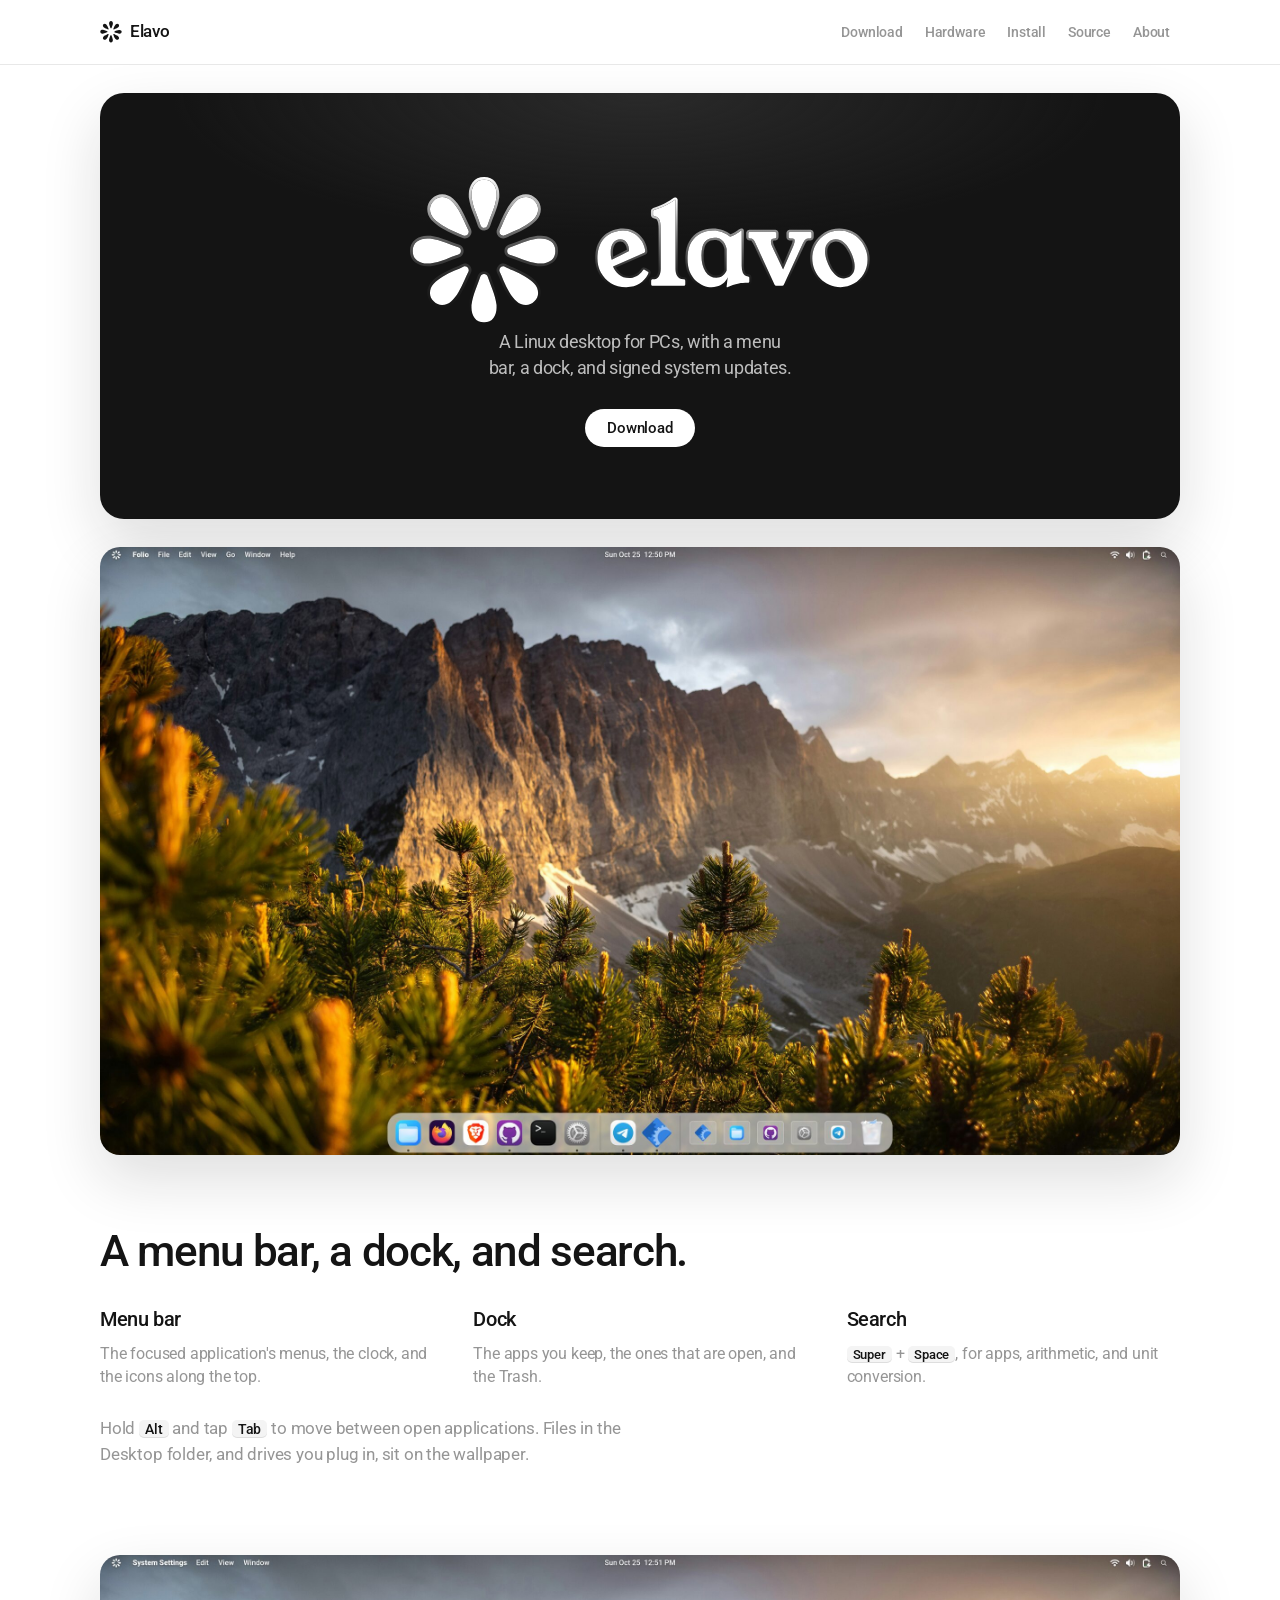
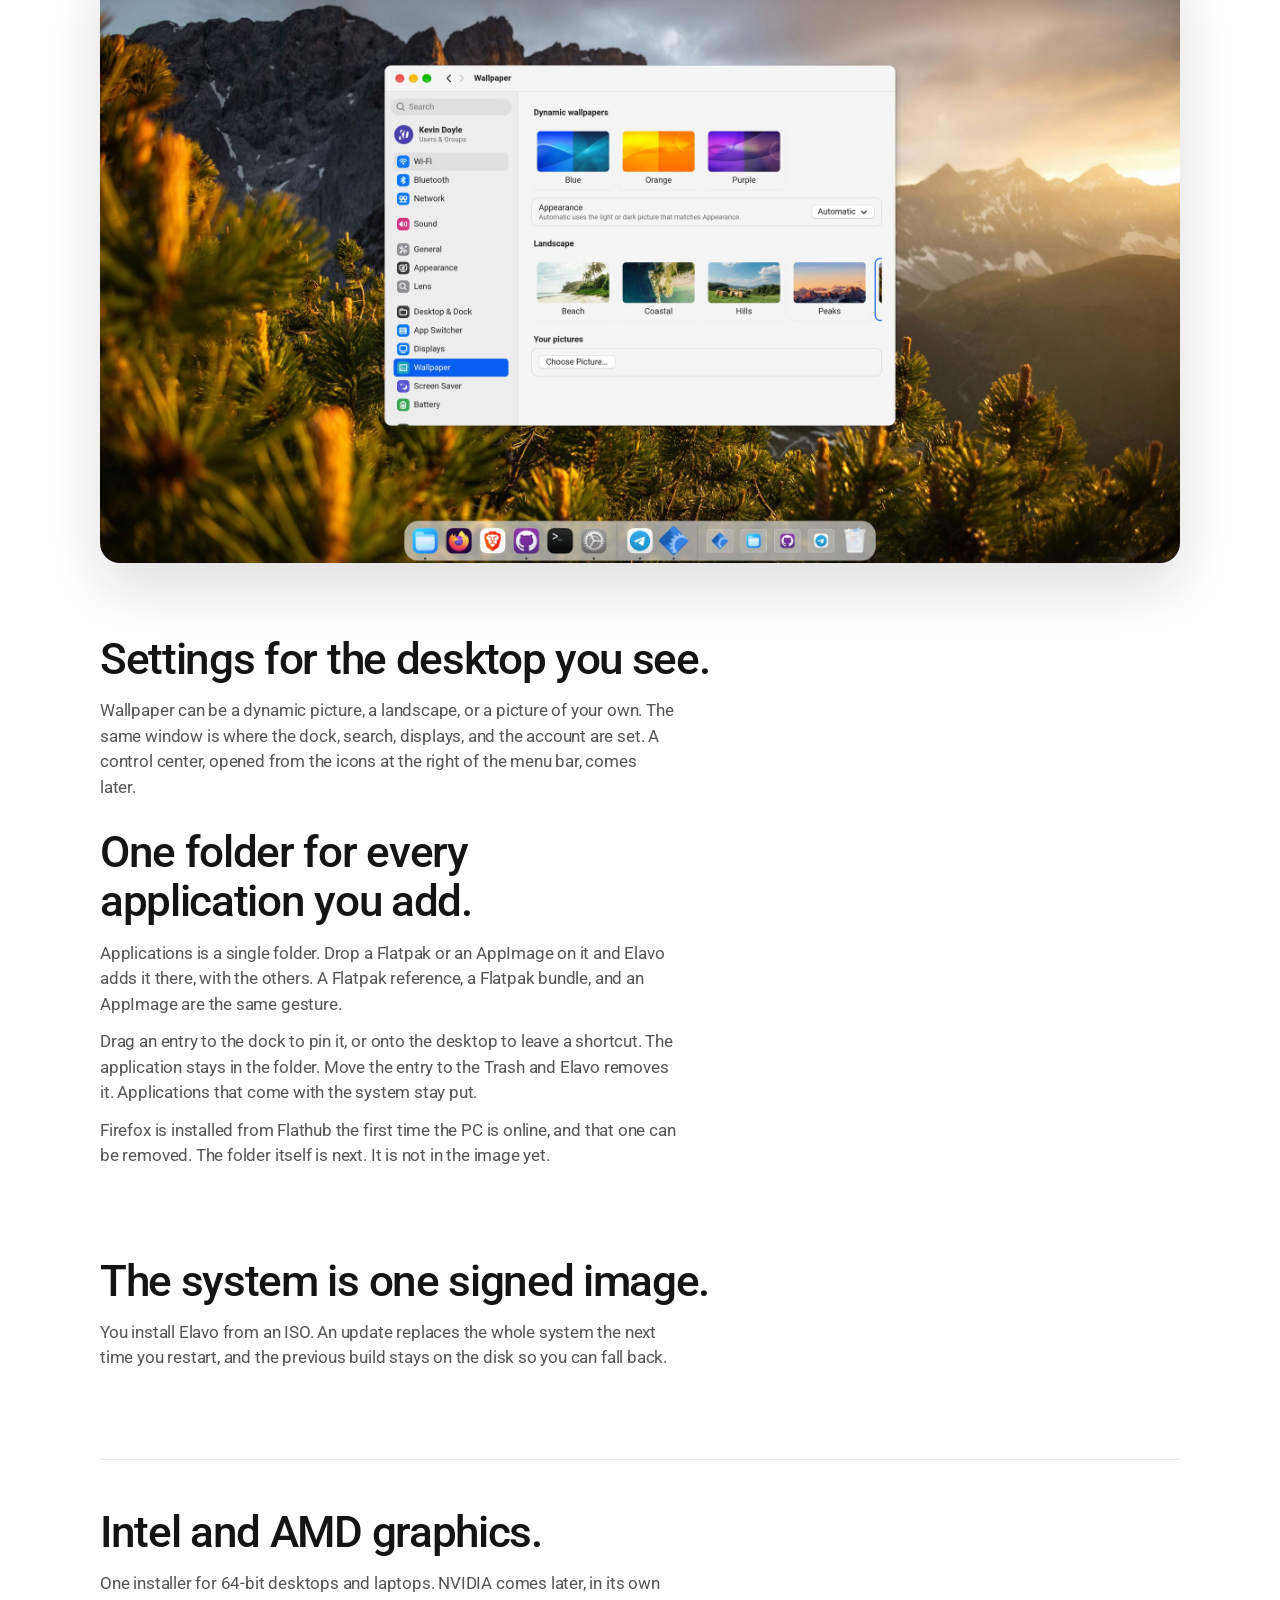
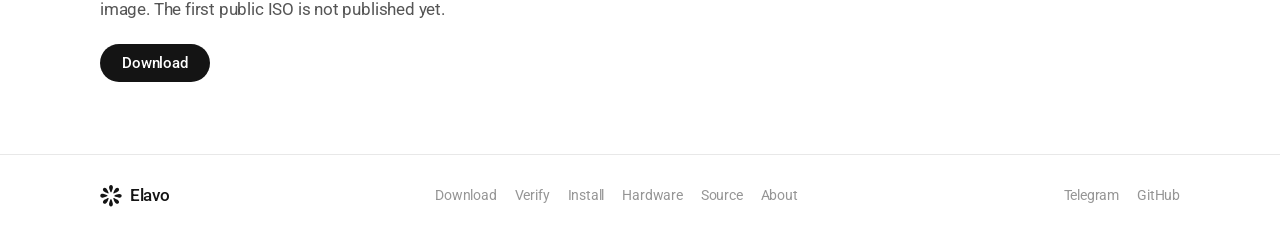
<file: index.html>
<!DOCTYPE html>
<html lang="en">
<head>
  <meta charset="utf-8">
  <meta name="viewport" content="width=device-width, initial-scale=1">
  <title>Elavo</title>
  <meta name="description" content="Elavo is a Linux desktop for PCs, with a menu bar, a dock, and signed system updates.">
  <link rel="icon" href="/assets/sun.svg" type="image/svg+xml">
  <link rel="stylesheet" href="/assets/site.css">
</head>
<body class="home">
  <a class="skip" href="#main">Skip to content</a>
  <header class="site-header">
    <div class="wrap bar">
      <a class="brand" href="/" aria-label="Elavo home">
        <img class="brand-mark" src="/assets/sun.svg" alt="">
        <span class="brand-name">Elavo</span>
      </a>
      <nav class="site-nav" aria-label="Site">
        <a href="/download/">Download</a>
        <a href="/hardware/">Hardware</a>
        <a href="/install/">Install</a>
        <a href="/source/">Source</a>
        <a href="/about/">About</a>
      </nav>
    </div>
  </header>

  <main id="main">
    <section class="hero">
      <h1 class="hero-logo"><img src="/logo.svg" alt="Elavo"></h1>
      <p class="hero-tagline">A Linux desktop for PCs, with a menu bar, a dock, and signed system updates.</p>
      <a class="button button-on-dark" href="/download/">Download</a>
    </section>

    <figure class="shot">
      <img src="/assets/shots/desktop.jpg" alt="The Elavo desktop, with a menu bar, a dock, and a landscape wallpaper.">
    </figure>

    <section class="chapter">
      <h2>A menu bar, a dock, and search.</h2>
    </section>

    <section class="points">
      <article>
        <h3>Menu bar</h3>
        <p>The focused application's menus, the clock, and the icons along the top.</p>
      </article>
      <article>
        <h3>Dock</h3>
        <p>The apps you keep, the ones that are open, and the Trash.</p>
      </article>
      <article>
        <h3>Search</h3>
        <p><kbd>Super</kbd> + <kbd>Space</kbd>, for apps, arithmetic, and unit conversion.</p>
      </article>
    </section>

    <p class="aside">Hold <kbd>Alt</kbd> and tap <kbd>Tab</kbd> to move between open applications. Files in the Desktop folder, and drives you plug in, sit on the wallpaper.</p>

    <figure class="shot">
      <img src="/assets/shots/wallpaper.jpg" alt="System Settings open to Wallpaper, with dynamic pictures and landscapes.">
    </figure>

    <section class="chapter">
      <h2>Settings for the desktop you see.</h2>
      <p>Wallpaper can be a dynamic picture, a landscape, or a picture of your own. The same window is where the dock, search, displays, and the account are set. A control center, opened from the icons at the right of the menu bar, comes later.</p>
    </section>

    <section class="chapter chapter-next">
      <h2>One folder for every application you add.</h2>
      <p>Applications is a single folder. Drop a Flatpak or an AppImage on it and Elavo adds it there, with the others. A Flatpak reference, a Flatpak bundle, and an AppImage are the same gesture.</p>
      <p>Drag an entry to the dock to pin it, or onto the desktop to leave a shortcut. The application stays in the folder. Move the entry to the Trash and Elavo removes it. Applications that come with the system stay put.</p>
      <p>Firefox is installed from Flathub the first time the PC is online, and that one can be removed. The folder itself is next. It is not in the image yet.</p>
    </section>

    <section class="chapter chapter-next">
      <h2>The system is one signed image.</h2>
      <p>You install Elavo from an ISO. An update replaces the whole system the next time you restart, and the previous build stays on the disk so you can fall back.</p>
    </section>

    <section class="close">
      <h2>Intel and AMD graphics.</h2>
      <p>One installer for 64-bit desktops and laptops. NVIDIA comes later, in its own image. The first public ISO is not published yet.</p>
      <a class="button" href="/download/">Download</a>
    </section>
  </main>

  <footer class="site-footer">
    <div class="wrap footer-inner">
      <a class="brand" href="/">
        <img class="brand-mark" src="/assets/sun.svg" alt="">
        <span class="brand-name">Elavo</span>
      </a>
      <nav class="footer-nav" aria-label="Footer">
        <a href="/download/">Download</a>
        <a href="/verify/">Verify</a>
        <a href="/install/">Install</a>
        <a href="/hardware/">Hardware</a>
        <a href="/source/">Source</a>
        <a href="/about/">About</a>
      </nav>
      <nav class="footer-else" aria-label="Elsewhere">
        <a href="https://t.me/elavoNews">Telegram</a>
        <a href="https://github.com/elavo-io">GitHub</a>
      </nav>
    </div>
  </footer>
</body>
</html>
</file>
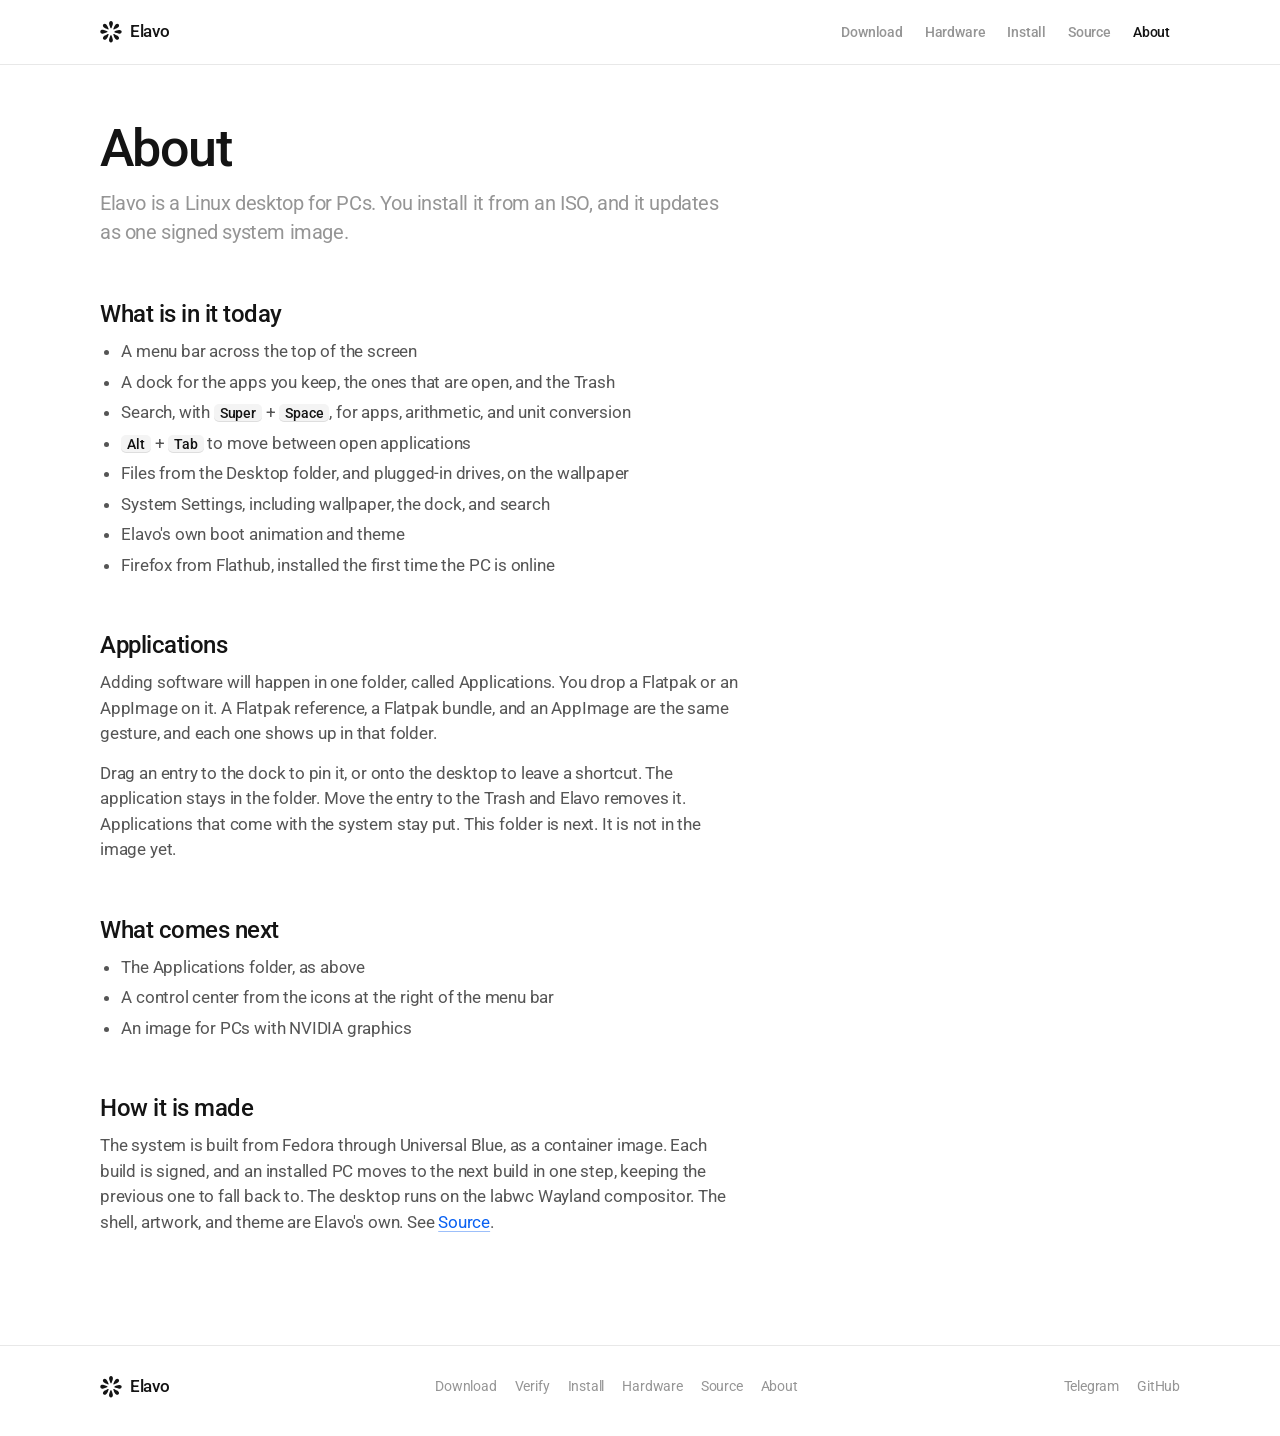
<file: about/index.html>
<!DOCTYPE html>
<html lang="en">
<head>
  <meta charset="utf-8">
  <meta name="viewport" content="width=device-width, initial-scale=1">
  <title>About · Elavo</title>
  <meta name="description" content="What Elavo is, and what comes next.">
  <link rel="icon" href="/assets/sun.svg" type="image/svg+xml">
  <link rel="stylesheet" href="/assets/site.css">
</head>
<body>
  <a class="skip" href="#main">Skip to content</a>
  <header class="site-header">
    <div class="wrap bar">
      <a class="brand" href="/" aria-label="Elavo home">
        <img class="brand-mark" src="/assets/sun.svg" alt="">
        <span class="brand-name">Elavo</span>
      </a>
      <nav class="site-nav" aria-label="Site">
        <a href="/download/">Download</a>
        <a href="/hardware/">Hardware</a>
        <a href="/install/">Install</a>
        <a href="/source/">Source</a>
        <a href="/about/" aria-current="page">About</a>
      </nav>
    </div>
  </header>

  <main id="main">
    <h1>About</h1>
    <p class="lede">Elavo is a Linux desktop for PCs. You install it from an ISO, and it updates as one signed system image.</p>

    <h2>What is in it today</h2>
    <ul>
      <li>A menu bar across the top of the screen</li>
      <li>A dock for the apps you keep, the ones that are open, and the Trash</li>
      <li>Search, with <kbd>Super</kbd> + <kbd>Space</kbd>, for apps, arithmetic, and unit conversion</li>
      <li><kbd>Alt</kbd> + <kbd>Tab</kbd> to move between open applications</li>
      <li>Files from the Desktop folder, and plugged-in drives, on the wallpaper</li>
      <li>System Settings, including wallpaper, the dock, and search</li>
      <li>Elavo's own boot animation and theme</li>
      <li>Firefox from Flathub, installed the first time the PC is online</li>
    </ul>

    <h2>Applications</h2>
    <p>Adding software will happen in one folder, called Applications. You drop a Flatpak or an AppImage on it. A Flatpak reference, a Flatpak bundle, and an AppImage are the same gesture, and each one shows up in that folder.</p>
    <p>Drag an entry to the dock to pin it, or onto the desktop to leave a shortcut. The application stays in the folder. Move the entry to the Trash and Elavo removes it. Applications that come with the system stay put. This folder is next. It is not in the image yet.</p>

    <h2>What comes next</h2>
    <ul>
      <li>The Applications folder, as above</li>
      <li>A control center from the icons at the right of the menu bar</li>
      <li>An image for PCs with NVIDIA graphics</li>
    </ul>

    <h2>How it is made</h2>
    <p>The system is built from Fedora through Universal Blue, as a container image. Each build is signed, and an installed PC moves to the next build in one step, keeping the previous one to fall back to. The desktop runs on the labwc Wayland compositor. The shell, artwork, and theme are Elavo's own. See <a href="/source/">Source</a>.</p>
  </main>

  <footer class="site-footer">
    <div class="wrap footer-inner">
      <a class="brand" href="/">
        <img class="brand-mark" src="/assets/sun.svg" alt="">
        <span class="brand-name">Elavo</span>
      </a>
      <nav class="footer-nav" aria-label="Footer">
        <a href="/download/">Download</a>
        <a href="/verify/">Verify</a>
        <a href="/install/">Install</a>
        <a href="/hardware/">Hardware</a>
        <a href="/source/">Source</a>
        <a href="/about/">About</a>
      </nav>
      <nav class="footer-else" aria-label="Elsewhere">
        <a href="https://t.me/elavoNews">Telegram</a>
        <a href="https://github.com/elavo-io">GitHub</a>
      </nav>
    </div>
  </footer>
</body>
</html>
</file>
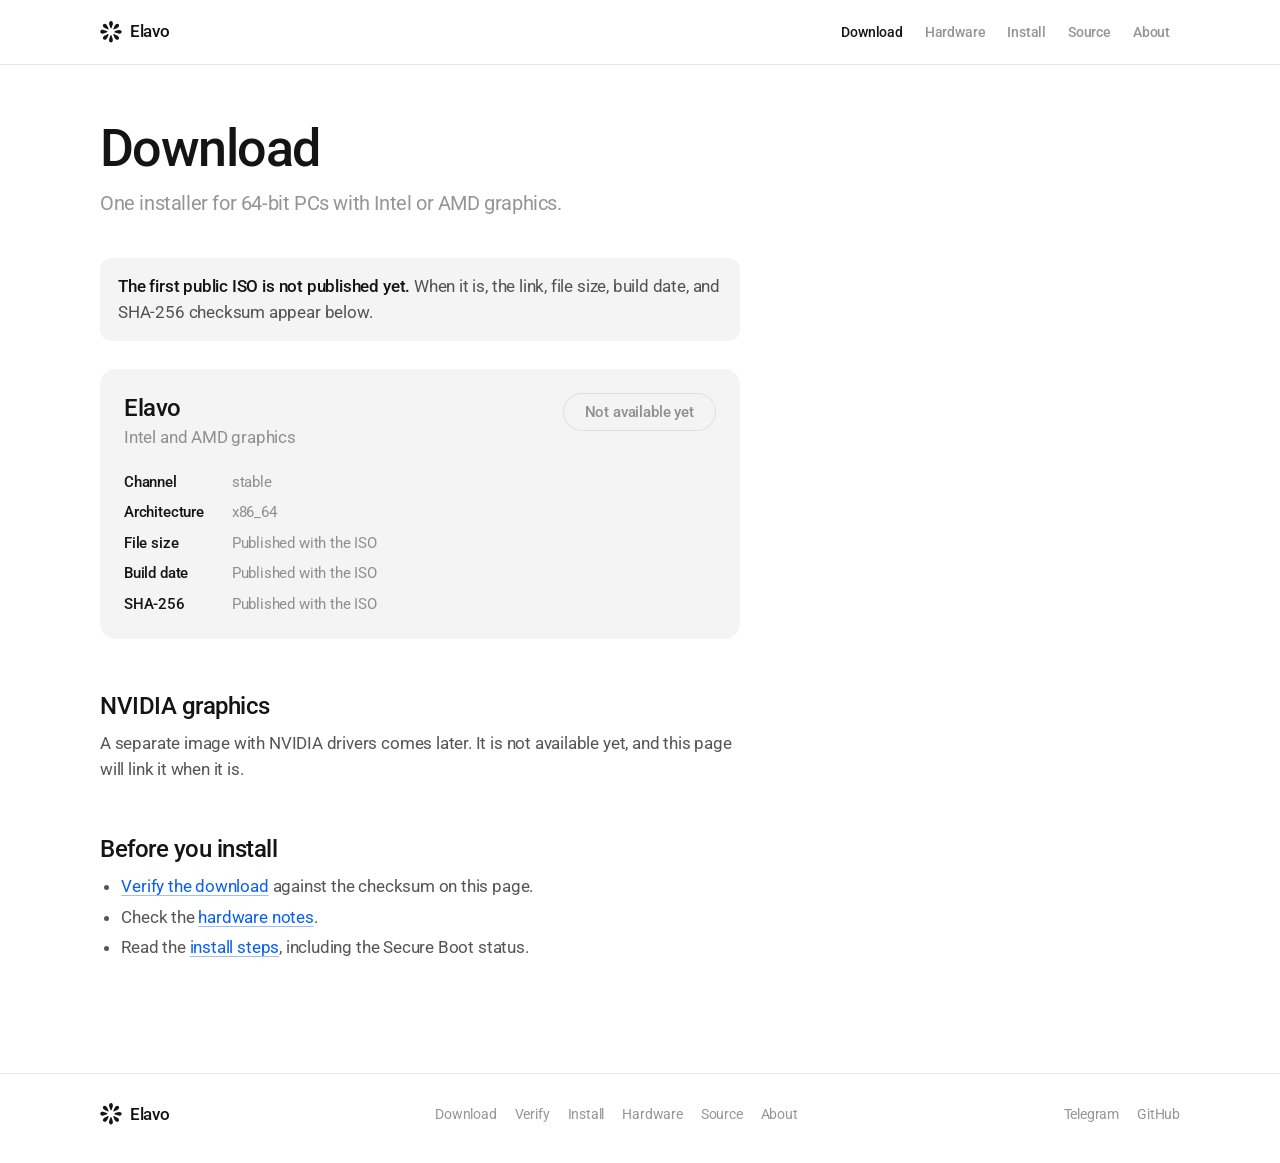
<file: download/index.html>
<!DOCTYPE html>
<html lang="en">
<head>
  <meta charset="utf-8">
  <meta name="viewport" content="width=device-width, initial-scale=1">
  <title>Download · Elavo</title>
  <meta name="description" content="Download the Elavo installer ISO.">
  <link rel="icon" href="/assets/sun.svg" type="image/svg+xml">
  <link rel="stylesheet" href="/assets/site.css">
</head>
<body>
  <a class="skip" href="#main">Skip to content</a>
  <header class="site-header">
    <div class="wrap bar">
      <a class="brand" href="/" aria-label="Elavo home">
        <img class="brand-mark" src="/assets/sun.svg" alt="">
        <span class="brand-name">Elavo</span>
      </a>
      <nav class="site-nav" aria-label="Site">
        <a href="/download/" aria-current="page">Download</a>
        <a href="/hardware/">Hardware</a>
        <a href="/install/">Install</a>
        <a href="/source/">Source</a>
        <a href="/about/">About</a>
      </nav>
    </div>
  </header>

  <main id="main">
    <h1>Download</h1>
    <p class="lede">One installer for 64-bit PCs with Intel or AMD graphics.</p>

    <div class="note">
      <p><strong>The first public ISO is not published yet.</strong> When it is, the link, file size, build date, and SHA-256 checksum appear below.</p>
    </div>

    <section class="release" aria-labelledby="release-elavo">
      <div class="release-head">
        <div>
          <h2 id="release-elavo">Elavo</h2>
          <p>Intel and AMD graphics</p>
        </div>
        <a class="button" aria-disabled="true">Not available yet</a>
      </div>
      <dl class="facts">
        <dt>Channel</dt>
        <dd>stable</dd>
        <dt>Architecture</dt>
        <dd>x86_64</dd>
        <dt>File size</dt>
        <dd>Published with the ISO</dd>
        <dt>Build date</dt>
        <dd>Published with the ISO</dd>
        <dt>SHA-256</dt>
        <dd>Published with the ISO</dd>
      </dl>
    </section>

    <h2>NVIDIA graphics</h2>
    <p>A separate image with NVIDIA drivers comes later. It is not available yet, and this page will link it when it is.</p>

    <h2>Before you install</h2>
    <ul>
      <li><a href="/verify/">Verify the download</a> against the checksum on this page.</li>
      <li>Check the <a href="/hardware/">hardware notes</a>.</li>
      <li>Read the <a href="/install/">install steps</a>, including the Secure Boot status.</li>
    </ul>
  </main>

  <footer class="site-footer">
    <div class="wrap footer-inner">
      <a class="brand" href="/">
        <img class="brand-mark" src="/assets/sun.svg" alt="">
        <span class="brand-name">Elavo</span>
      </a>
      <nav class="footer-nav" aria-label="Footer">
        <a href="/download/">Download</a>
        <a href="/verify/">Verify</a>
        <a href="/install/">Install</a>
        <a href="/hardware/">Hardware</a>
        <a href="/source/">Source</a>
        <a href="/about/">About</a>
      </nav>
      <nav class="footer-else" aria-label="Elsewhere">
        <a href="https://t.me/elavoNews">Telegram</a>
        <a href="https://github.com/elavo-io">GitHub</a>
      </nav>
    </div>
  </footer>
</body>
</html>
</file>
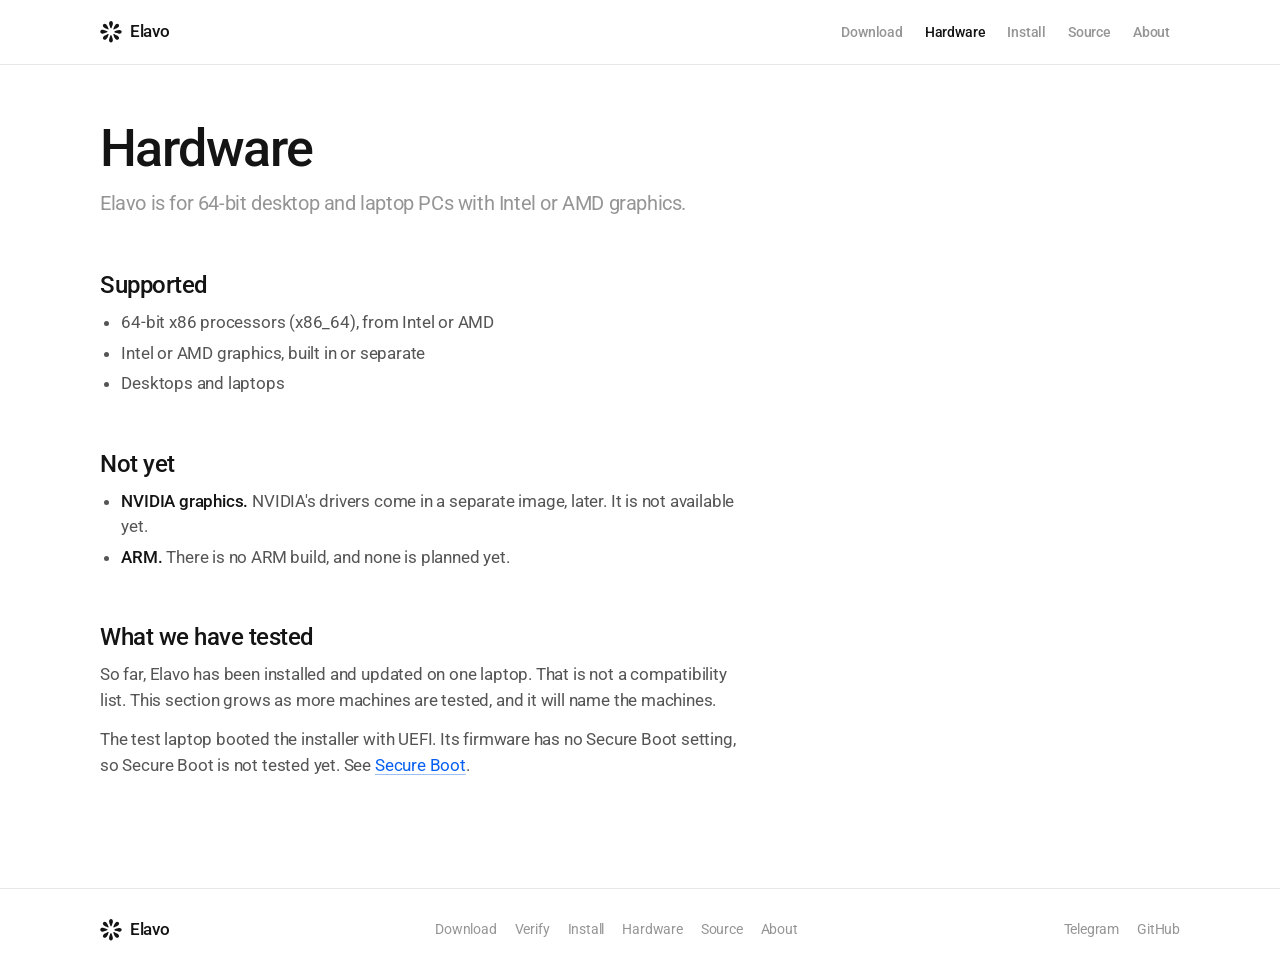
<file: hardware/index.html>
<!DOCTYPE html>
<html lang="en">
<head>
  <meta charset="utf-8">
  <meta name="viewport" content="width=device-width, initial-scale=1">
  <title>Hardware · Elavo</title>
  <meta name="description" content="Which PCs Elavo supports, and what has been tested.">
  <link rel="icon" href="/assets/sun.svg" type="image/svg+xml">
  <link rel="stylesheet" href="/assets/site.css">
</head>
<body>
  <a class="skip" href="#main">Skip to content</a>
  <header class="site-header">
    <div class="wrap bar">
      <a class="brand" href="/" aria-label="Elavo home">
        <img class="brand-mark" src="/assets/sun.svg" alt="">
        <span class="brand-name">Elavo</span>
      </a>
      <nav class="site-nav" aria-label="Site">
        <a href="/download/">Download</a>
        <a href="/hardware/" aria-current="page">Hardware</a>
        <a href="/install/">Install</a>
        <a href="/source/">Source</a>
        <a href="/about/">About</a>
      </nav>
    </div>
  </header>

  <main id="main">
    <h1>Hardware</h1>
    <p class="lede">Elavo is for 64-bit desktop and laptop PCs with Intel or AMD graphics.</p>

    <h2>Supported</h2>
    <ul>
      <li>64-bit x86 processors (x86_64), from Intel or AMD</li>
      <li>Intel or AMD graphics, built in or separate</li>
      <li>Desktops and laptops</li>
    </ul>

    <h2>Not yet</h2>
    <ul>
      <li><strong>NVIDIA graphics.</strong> NVIDIA's drivers come in a separate image, later. It is not available yet.</li>
      <li><strong>ARM.</strong> There is no ARM build, and none is planned yet.</li>
    </ul>

    <h2>What we have tested</h2>
    <p>So far, Elavo has been installed and updated on one laptop. That is not a compatibility list. This section grows as more machines are tested, and it will name the machines.</p>
    <p>The test laptop booted the installer with UEFI. Its firmware has no Secure Boot setting, so Secure Boot is not tested yet. See <a href="/install/#secure-boot">Secure Boot</a>.</p>
  </main>

  <footer class="site-footer">
    <div class="wrap footer-inner">
      <a class="brand" href="/">
        <img class="brand-mark" src="/assets/sun.svg" alt="">
        <span class="brand-name">Elavo</span>
      </a>
      <nav class="footer-nav" aria-label="Footer">
        <a href="/download/">Download</a>
        <a href="/verify/">Verify</a>
        <a href="/install/">Install</a>
        <a href="/hardware/">Hardware</a>
        <a href="/source/">Source</a>
        <a href="/about/">About</a>
      </nav>
      <nav class="footer-else" aria-label="Elsewhere">
        <a href="https://t.me/elavoNews">Telegram</a>
        <a href="https://github.com/elavo-io">GitHub</a>
      </nav>
    </div>
  </footer>
</body>
</html>
</file>
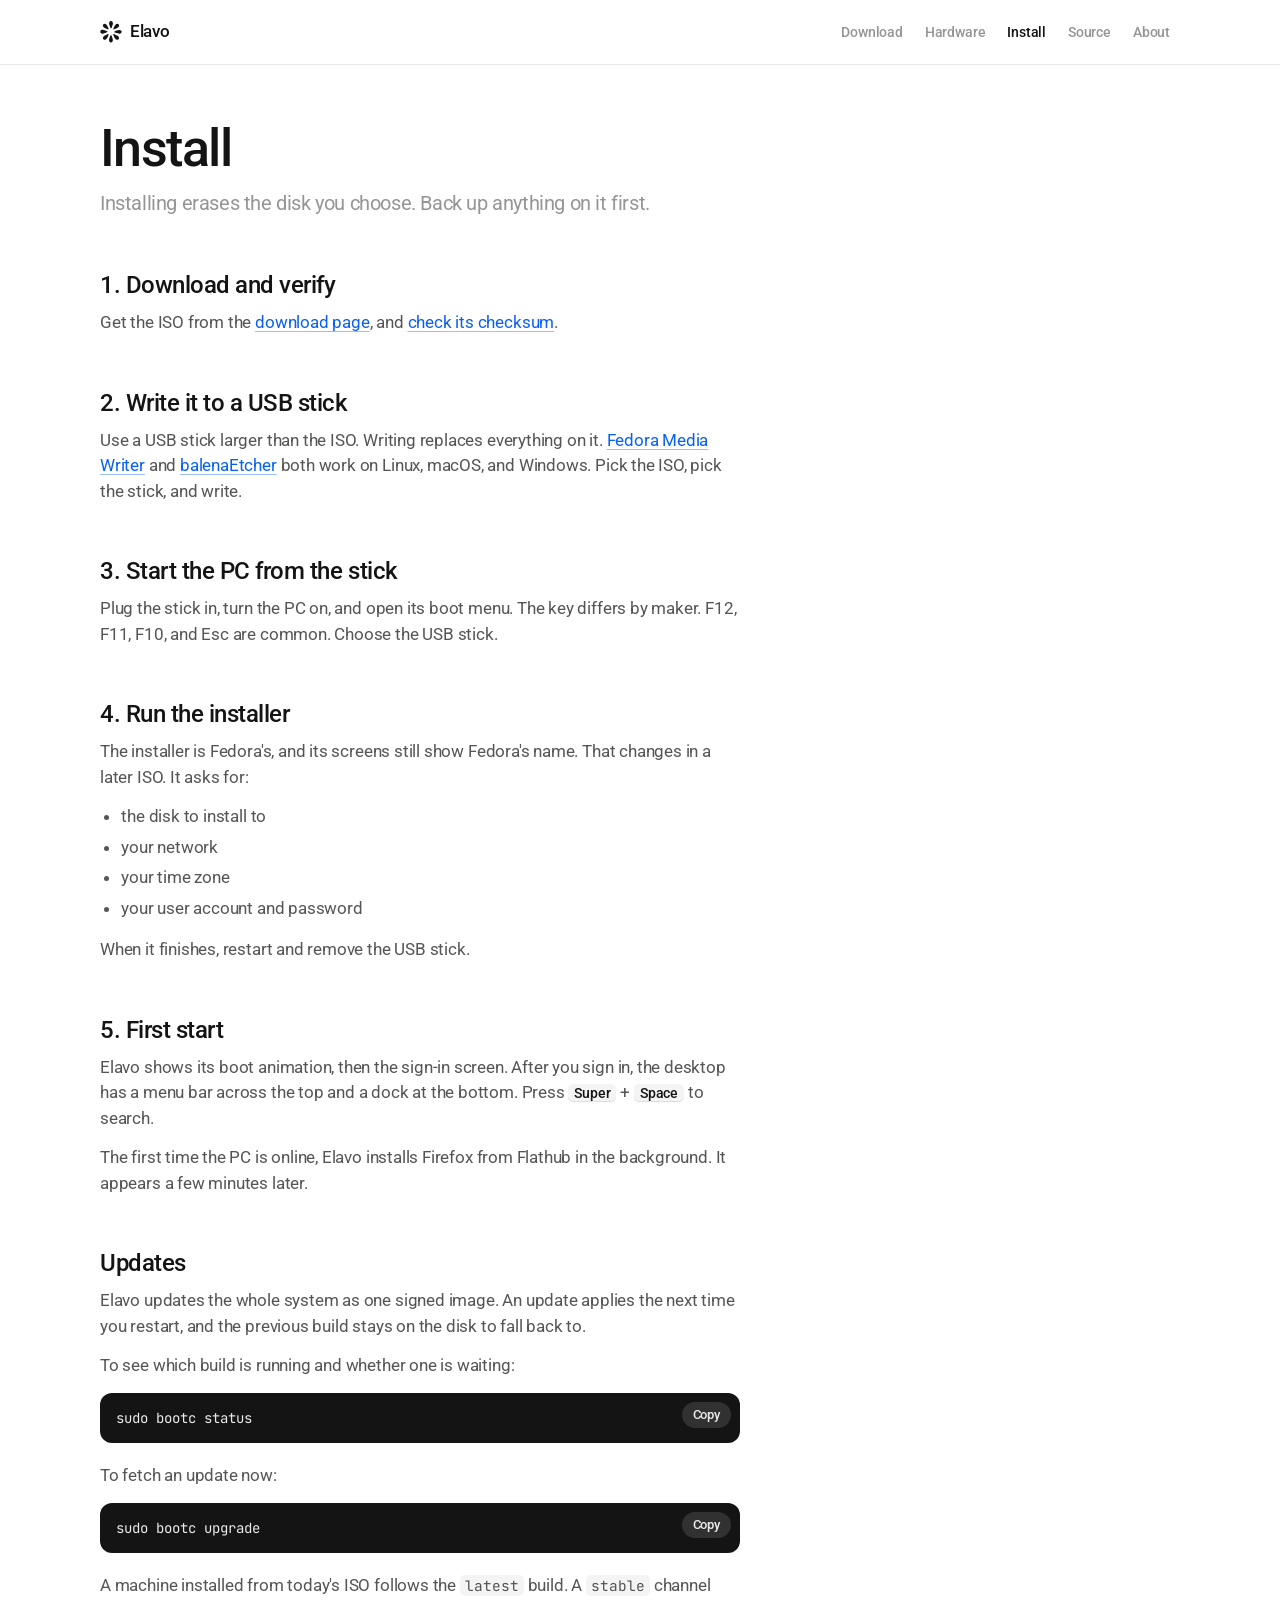
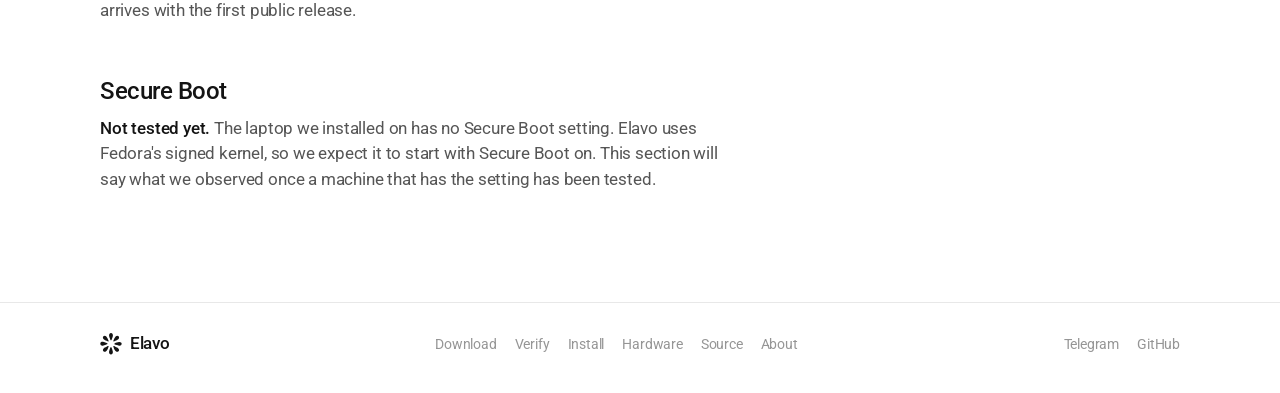
<file: install/index.html>
<!DOCTYPE html>
<html lang="en">
<head>
  <meta charset="utf-8">
  <meta name="viewport" content="width=device-width, initial-scale=1">
  <title>Install · Elavo</title>
  <meta name="description" content="How to install Elavo from the ISO, and how updates work.">
  <link rel="icon" href="/assets/sun.svg" type="image/svg+xml">
  <link rel="stylesheet" href="/assets/site.css">
</head>
<body>
  <a class="skip" href="#main">Skip to content</a>
  <header class="site-header">
    <div class="wrap bar">
      <a class="brand" href="/" aria-label="Elavo home">
        <img class="brand-mark" src="/assets/sun.svg" alt="">
        <span class="brand-name">Elavo</span>
      </a>
      <nav class="site-nav" aria-label="Site">
        <a href="/download/">Download</a>
        <a href="/hardware/">Hardware</a>
        <a href="/install/" aria-current="page">Install</a>
        <a href="/source/">Source</a>
        <a href="/about/">About</a>
      </nav>
    </div>
  </header>

  <main id="main">
    <h1>Install</h1>
    <p class="lede">Installing erases the disk you choose. Back up anything on it first.</p>

    <h2>1. Download and verify</h2>
    <p>Get the ISO from the <a href="/download/">download page</a>, and <a href="/verify/">check its checksum</a>.</p>

    <h2>2. Write it to a USB stick</h2>
    <p>Use a USB stick larger than the ISO. Writing replaces everything on it. <a href="https://github.com/FedoraQt/MediaWriter">Fedora Media Writer</a> and <a href="https://etcher.balena.io/">balenaEtcher</a> both work on Linux, macOS, and Windows. Pick the ISO, pick the stick, and write.</p>

    <h2>3. Start the PC from the stick</h2>
    <p>Plug the stick in, turn the PC on, and open its boot menu. The key differs by maker. F12, F11, F10, and Esc are common. Choose the USB stick.</p>

    <h2>4. Run the installer</h2>
    <p>The installer is Fedora's, and its screens still show Fedora's name. That changes in a later ISO. It asks for:</p>
    <ul>
      <li>the disk to install to</li>
      <li>your network</li>
      <li>your time zone</li>
      <li>your user account and password</li>
    </ul>
    <p>When it finishes, restart and remove the USB stick.</p>

    <h2>5. First start</h2>
    <p>Elavo shows its boot animation, then the sign-in screen. After you sign in, the desktop has a menu bar across the top and a dock at the bottom. Press <kbd>Super</kbd> + <kbd>Space</kbd> to search.</p>
    <p>The first time the PC is online, Elavo installs Firefox from Flathub in the background. It appears a few minutes later.</p>

    <h2>Updates</h2>
    <p>Elavo updates the whole system as one signed image. An update applies the next time you restart, and the previous build stays on the disk to fall back to.</p>
    <p>To see which build is running and whether one is waiting:</p>
    <div class="command"><pre><code>sudo bootc status</code></pre></div>
    <p>To fetch an update now:</p>
    <div class="command"><pre><code>sudo bootc upgrade</code></pre></div>
    <p>A machine installed from today's ISO follows the <code>latest</code> build. A <code>stable</code> channel arrives with the first public release.</p>

    <h2 id="secure-boot">Secure Boot</h2>
    <p><strong>Not tested yet.</strong> The laptop we installed on has no Secure Boot setting. Elavo uses Fedora's signed kernel, so we expect it to start with Secure Boot on. This section will say what we observed once a machine that has the setting has been tested.</p>
  </main>

  <footer class="site-footer">
    <div class="wrap footer-inner">
      <a class="brand" href="/">
        <img class="brand-mark" src="/assets/sun.svg" alt="">
        <span class="brand-name">Elavo</span>
      </a>
      <nav class="footer-nav" aria-label="Footer">
        <a href="/download/">Download</a>
        <a href="/verify/">Verify</a>
        <a href="/install/">Install</a>
        <a href="/hardware/">Hardware</a>
        <a href="/source/">Source</a>
        <a href="/about/">About</a>
      </nav>
      <nav class="footer-else" aria-label="Elsewhere">
        <a href="https://t.me/elavoNews">Telegram</a>
        <a href="https://github.com/elavo-io">GitHub</a>
      </nav>
    </div>
  </footer>
  <script src="/assets/copy.js"></script>
</body>
</html>
</file>
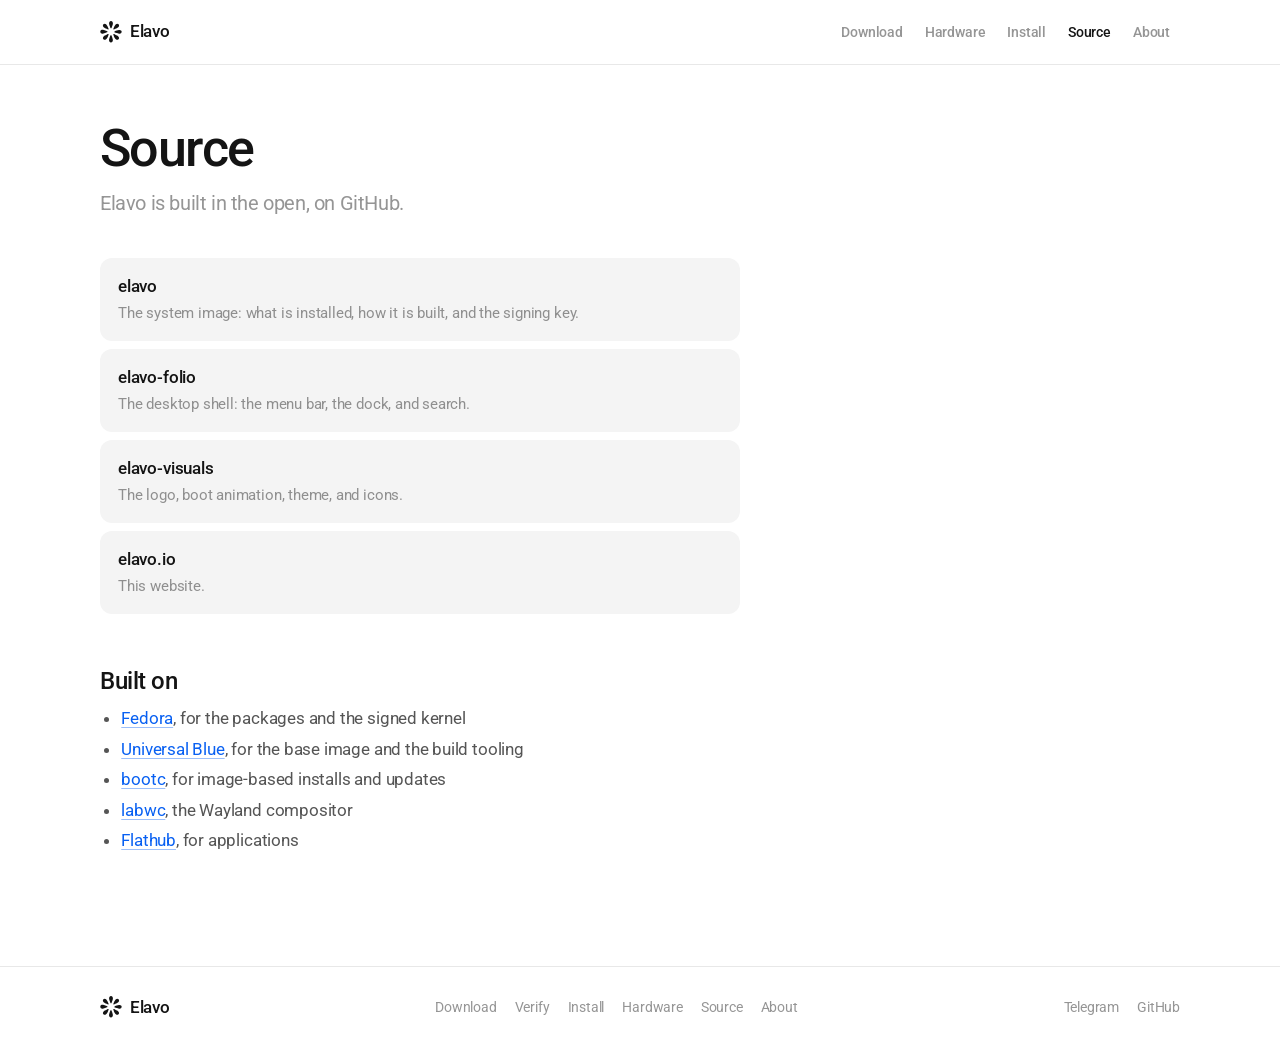
<file: source/index.html>
<!DOCTYPE html>
<html lang="en">
<head>
  <meta charset="utf-8">
  <meta name="viewport" content="width=device-width, initial-scale=1">
  <title>Source · Elavo</title>
  <meta name="description" content="Where Elavo's source code lives.">
  <link rel="icon" href="/assets/sun.svg" type="image/svg+xml">
  <link rel="stylesheet" href="/assets/site.css">
</head>
<body>
  <a class="skip" href="#main">Skip to content</a>
  <header class="site-header">
    <div class="wrap bar">
      <a class="brand" href="/" aria-label="Elavo home">
        <img class="brand-mark" src="/assets/sun.svg" alt="">
        <span class="brand-name">Elavo</span>
      </a>
      <nav class="site-nav" aria-label="Site">
        <a href="/download/">Download</a>
        <a href="/hardware/">Hardware</a>
        <a href="/install/">Install</a>
        <a href="/source/" aria-current="page">Source</a>
        <a href="/about/">About</a>
      </nav>
    </div>
  </header>

  <main id="main">
    <h1>Source</h1>
    <p class="lede">Elavo is built in the open, on GitHub.</p>

    <ul class="repos">
      <li>
        <a href="https://github.com/elavo-io/elavo">
          <strong>elavo</strong>
          <span>The system image: what is installed, how it is built, and the signing key.</span>
        </a>
      </li>
      <li>
        <a href="https://github.com/elavo-io/elavo-folio">
          <strong>elavo-folio</strong>
          <span>The desktop shell: the menu bar, the dock, and search.</span>
        </a>
      </li>
      <li>
        <a href="https://github.com/elavo-io/elavo-visuals">
          <strong>elavo-visuals</strong>
          <span>The logo, boot animation, theme, and icons.</span>
        </a>
      </li>
      <li>
        <a href="https://github.com/elavo-io/elavo.io">
          <strong>elavo.io</strong>
          <span>This website.</span>
        </a>
      </li>
    </ul>

    <h2>Built on</h2>
    <ul>
      <li><a href="https://fedoraproject.org/">Fedora</a>, for the packages and the signed kernel</li>
      <li><a href="https://universal-blue.org/">Universal Blue</a>, for the base image and the build tooling</li>
      <li><a href="https://containers.github.io/bootc/">bootc</a>, for image-based installs and updates</li>
      <li><a href="https://labwc.github.io/">labwc</a>, the Wayland compositor</li>
      <li><a href="https://flathub.org/">Flathub</a>, for applications</li>
    </ul>
  </main>

  <footer class="site-footer">
    <div class="wrap footer-inner">
      <a class="brand" href="/">
        <img class="brand-mark" src="/assets/sun.svg" alt="">
        <span class="brand-name">Elavo</span>
      </a>
      <nav class="footer-nav" aria-label="Footer">
        <a href="/download/">Download</a>
        <a href="/verify/">Verify</a>
        <a href="/install/">Install</a>
        <a href="/hardware/">Hardware</a>
        <a href="/source/">Source</a>
        <a href="/about/">About</a>
      </nav>
      <nav class="footer-else" aria-label="Elsewhere">
        <a href="https://t.me/elavoNews">Telegram</a>
        <a href="https://github.com/elavo-io">GitHub</a>
      </nav>
    </div>
  </footer>
</body>
</html>
</file>
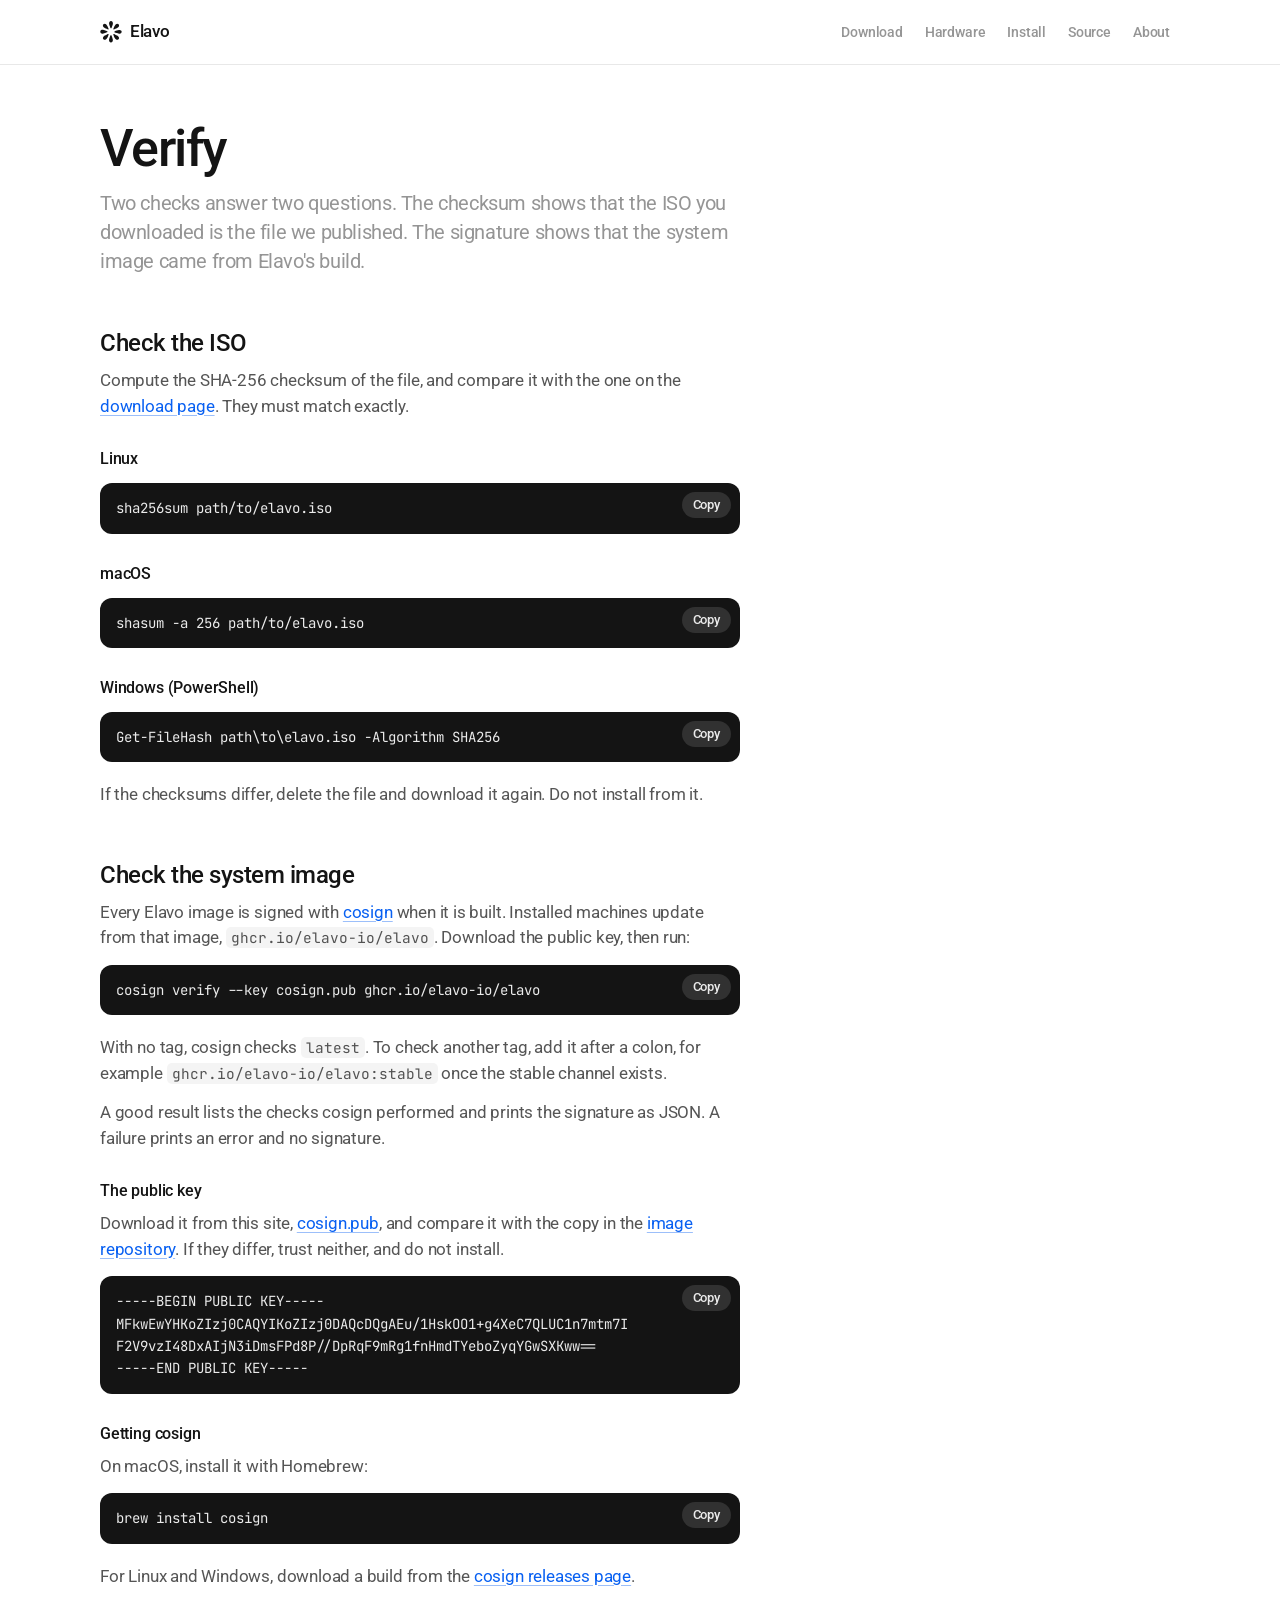
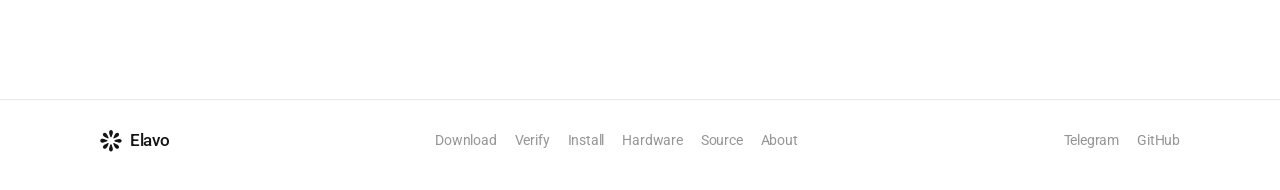
<file: verify/index.html>
<!DOCTYPE html>
<html lang="en">
<head>
  <meta charset="utf-8">
  <meta name="viewport" content="width=device-width, initial-scale=1">
  <title>Verify · Elavo</title>
  <meta name="description" content="Check the Elavo ISO checksum and the cosign signature on the system image.">
  <link rel="icon" href="/assets/sun.svg" type="image/svg+xml">
  <link rel="stylesheet" href="/assets/site.css">
</head>
<body>
  <a class="skip" href="#main">Skip to content</a>
  <header class="site-header">
    <div class="wrap bar">
      <a class="brand" href="/" aria-label="Elavo home">
        <img class="brand-mark" src="/assets/sun.svg" alt="">
        <span class="brand-name">Elavo</span>
      </a>
      <nav class="site-nav" aria-label="Site">
        <a href="/download/">Download</a>
        <a href="/hardware/">Hardware</a>
        <a href="/install/">Install</a>
        <a href="/source/">Source</a>
        <a href="/about/">About</a>
      </nav>
    </div>
  </header>

  <main id="main">
    <h1>Verify</h1>
    <p class="lede">Two checks answer two questions. The checksum shows that the ISO you downloaded is the file we published. The signature shows that the system image came from Elavo's build.</p>

    <h2>Check the ISO</h2>
    <p>Compute the SHA-256 checksum of the file, and compare it with the one on the <a href="/download/">download page</a>. They must match exactly.</p>

    <h3>Linux</h3>
    <div class="command"><pre><code>sha256sum path/to/elavo.iso</code></pre></div>

    <h3>macOS</h3>
    <div class="command"><pre><code>shasum -a 256 path/to/elavo.iso</code></pre></div>

    <h3>Windows (PowerShell)</h3>
    <div class="command"><pre><code>Get-FileHash path\to\elavo.iso -Algorithm SHA256</code></pre></div>

    <p>If the checksums differ, delete the file and download it again. Do not install from it.</p>

    <h2>Check the system image</h2>
    <p>Every Elavo image is signed with <a href="https://github.com/sigstore/cosign">cosign</a> when it is built. Installed machines update from that image, <code>ghcr.io/elavo-io/elavo</code>. Download the public key, then run:</p>
    <div class="command"><pre><code>cosign verify --key cosign.pub ghcr.io/elavo-io/elavo</code></pre></div>
    <p>With no tag, cosign checks <code>latest</code>. To check another tag, add it after a colon, for example <code>ghcr.io/elavo-io/elavo:stable</code> once the stable channel exists.</p>
    <p>A good result lists the checks cosign performed and prints the signature as JSON. A failure prints an error and no signature.</p>

    <h3>The public key</h3>
    <p>Download it from this site, <a href="/cosign.pub" download>cosign.pub</a>, and compare it with the copy in the <a href="https://github.com/elavo-io/elavo/blob/main/cosign.pub">image repository</a>. If they differ, trust neither, and do not install.</p>
    <div class="command"><pre><code>-----BEGIN PUBLIC KEY-----
MFkwEwYHKoZIzj0CAQYIKoZIzj0DAQcDQgAEu/1HskOO1+g4XeC7QLUC1n7mtm7I
F2V9vzI48DxAIjN3iDmsFPd8P//DpRqF9mRg1fnHmdTYeboZyqYGwSXKww==
-----END PUBLIC KEY-----</code></pre></div>

    <h3>Getting cosign</h3>
    <p>On macOS, install it with Homebrew:</p>
    <div class="command"><pre><code>brew install cosign</code></pre></div>
    <p>For Linux and Windows, download a build from the <a href="https://github.com/sigstore/cosign/releases">cosign releases page</a>.</p>
  </main>

  <footer class="site-footer">
    <div class="wrap footer-inner">
      <a class="brand" href="/">
        <img class="brand-mark" src="/assets/sun.svg" alt="">
        <span class="brand-name">Elavo</span>
      </a>
      <nav class="footer-nav" aria-label="Footer">
        <a href="/download/">Download</a>
        <a href="/verify/">Verify</a>
        <a href="/install/">Install</a>
        <a href="/hardware/">Hardware</a>
        <a href="/source/">Source</a>
        <a href="/about/">About</a>
      </nav>
      <nav class="footer-else" aria-label="Elsewhere">
        <a href="https://t.me/elavoNews">Telegram</a>
        <a href="https://github.com/elavo-io">GitHub</a>
      </nav>
    </div>
  </footer>
  <script src="/assets/copy.js"></script>
</body>
</html>
</file>
<file: assets/site.css>
@import url("https://fonts.googleapis.com/css2?family=JetBrains+Mono:wght@400;500&family=Roboto:wght@400;500;700&display=swap");

:root {
  --page: #ffffff;
  --surface: #f4f4f4;
  --surface-hover: #ebebeb;
  --line: rgba(0, 0, 0, 0.09);
  --text: #141414;
  --text-muted: rgba(20, 20, 20, 0.45);
  --text-body: rgba(20, 20, 20, 0.72);
  --button: #141414;
  --button-hover: #2c2c2c;
  --button-text: #ffffff;
  --accent: #0860f2;
  --well: #141414;
  --well-text: #ebebeb;
  --hero: #141414;
  --hero-text: rgba(255, 255, 255, 0.72);
  --shadow: 0 24px 60px rgba(20, 20, 20, 0.14);
  --font: "Roboto", system-ui, -apple-system, "Segoe UI", sans-serif;
  --mono: "JetBrains Mono", ui-monospace, "SF Mono", Menlo, Consolas, monospace;
  --gutter: 48px;
  color-scheme: light dark;
}

@media (prefers-color-scheme: dark) {
  :root {
    --page: #1f1f1f;
    --surface: #292929;
    --surface-hover: #333333;
    --line: rgba(255, 255, 255, 0.09);
    --text: #ebebeb;
    --text-muted: rgba(235, 235, 235, 0.45);
    --text-body: rgba(235, 235, 235, 0.72);
    --button: #ebebeb;
    --button-hover: #ffffff;
    --button-text: #141414;
    --accent: #7aabff;
    --shadow: none;
  }
}

*,
*::before,
*::after {
  box-sizing: border-box;
}

html {
  -webkit-text-size-adjust: 100%;
}

body {
  margin: 0;
  min-height: 100vh;
  display: flex;
  flex-direction: column;
  background: var(--page);
  color: var(--text);
  font-family: var(--font);
  font-size: 17px;
  line-height: 1.5;
  letter-spacing: -0.011em;
}

img {
  max-width: 100%;
  height: auto;
}

a {
  color: inherit;
}

a:focus-visible,
button:focus-visible {
  outline: 2px solid var(--accent);
  outline-offset: 3px;
  border-radius: 6px;
}

.skip {
  position: absolute;
  left: 16px;
  top: -48px;
  padding: 8px 14px;
  border-radius: 999px;
  background: var(--button);
  color: var(--button-text);
  text-decoration: none;
  z-index: 20;
}

.skip:focus {
  top: 16px;
}

.wrap,
main {
  width: min(1080px, calc(100% - var(--gutter)));
  margin-inline: auto;
}

/* Header and footer */

.site-header {
  position: sticky;
  top: 0;
  z-index: 10;
  background: color-mix(in srgb, var(--page) 86%, transparent);
  backdrop-filter: blur(18px);
  border-bottom: 1px solid var(--line);
}

.bar {
  display: flex;
  align-items: center;
  justify-content: space-between;
  gap: 20px 28px;
  min-height: 64px;
}

.brand {
  display: inline-flex;
  align-items: center;
  gap: 8px;
  flex: none;
  color: var(--text);
  text-decoration: none;
}

.brand-mark {
  width: 22px;
  height: 22px;
}

.brand-name {
  font-size: 1.0625rem;
  font-weight: 500;
  letter-spacing: -0.02em;
}

.site-nav {
  display: flex;
  flex-wrap: wrap;
  justify-content: flex-end;
  gap: 2px;
  font-size: 0.875rem;
  font-weight: 500;
}

.site-nav a {
  padding: 6px 10px;
  border-radius: 999px;
  color: var(--text-muted);
  text-decoration: none;
}

.site-nav a:hover,
.site-nav a[aria-current="page"] {
  color: var(--text);
}

main {
  flex: 1;
  padding-top: 56px;
  padding-bottom: 96px;
}

body:not(.home) main > * {
  max-width: 40rem;
}

.site-footer {
  border-top: 1px solid var(--line);
  padding: 28px 0 36px;
}

.footer-inner {
  display: flex;
  flex-wrap: wrap;
  align-items: center;
  justify-content: space-between;
  gap: 16px 28px;
}

.footer-nav,
.footer-else {
  display: flex;
  flex-wrap: wrap;
  gap: 6px 18px;
  font-size: 0.875rem;
}

.footer-nav a,
.footer-else a {
  color: var(--text-muted);
  text-decoration: none;
}

.footer-nav a:hover,
.footer-else a:hover {
  color: var(--text);
}

/* Home */

.home main {
  padding-top: 28px;
  padding-bottom: 72px;
}

.hero {
  display: flex;
  flex-direction: column;
  align-items: center;
  text-align: center;
  margin: 0 0 28px;
  padding: 84px 32px 72px;
  border-radius: 24px;
  background:
    radial-gradient(ellipse 70% 55% at 50% 0%, #2a2a2a, transparent 62%),
    var(--hero);
  box-shadow: var(--shadow);
  color: #fff;
}

@media (prefers-color-scheme: dark) {
  .hero {
    border: 1px solid rgba(255, 255, 255, 0.08);
  }
}

.hero-logo {
  margin: 0;
}

.hero-logo img {
  display: block;
  width: min(460px, 86%);
  margin: 0 auto;
}

.hero-tagline {
  max-width: 22em;
  margin: 4px 0 28px;
  color: var(--hero-text);
  text-wrap: balance;
  font-size: 1.125rem;
  line-height: 1.45;
  letter-spacing: -0.02em;
}

.shot {
  margin: 0 0 72px;
}

.shot img {
  display: block;
  width: 100%;
  height: auto;
  border-radius: 20px;
  box-shadow: var(--shadow);
}

@media (prefers-color-scheme: dark) {
  .shot img {
    border: 1px solid rgba(255, 255, 255, 0.08);
  }
}

.chapter {
  margin: 0 0 28px;
}

.chapter h2,
.close h2 {
  margin: 0 0 14px;
  max-width: 16em;
  font-size: clamp(2rem, 4.2vw, 2.75rem);
  font-weight: 500;
  line-height: 1.12;
  letter-spacing: -0.03em;
  text-wrap: balance;
}

.chapter p,
.aside,
.close p {
  max-width: 36rem;
  margin: 0 0 12px;
  color: var(--text-body);
  font-size: 1.0625rem;
  line-height: 1.5;
}

.chapter a,
.aside a,
.close a:not(.button) {
  color: var(--accent);
  text-underline-offset: 3px;
  text-decoration-color: color-mix(in srgb, var(--accent) 40%, transparent);
}

.points {
  display: grid;
  grid-template-columns: repeat(3, 1fr);
  gap: 36px 40px;
  margin: 8px 0 28px;
  padding: 0;
}

.points h3 {
  margin: 0 0 8px;
  font-size: 1.25rem;
  font-weight: 500;
  letter-spacing: -0.02em;
}

.points p {
  margin: 0;
  color: var(--text-muted);
  font-size: 1rem;
  line-height: 1.45;
}

.aside {
  margin: 0 0 88px;
  color: var(--text-muted);
}

.chapter-next {
  margin-bottom: 88px;
}

.close {
  padding-top: 48px;
  border-top: 1px solid var(--line);
}

.close .button {
  margin-top: 10px;
}

/* Text pages */

h1 {
  margin: 0 0 12px;
  font-size: clamp(2.5rem, 5vw, 3.25rem);
  font-weight: 500;
  line-height: 1.08;
  letter-spacing: -0.03em;
  text-wrap: balance;
}

.lede {
  margin: 0 0 40px;
  font-size: 1.25rem;
  line-height: 1.45;
  color: var(--text-muted);
  letter-spacing: -0.02em;
}

h2 {
  margin: 52px 0 10px;
  font-size: 1.5rem;
  font-weight: 500;
  line-height: 1.25;
  letter-spacing: -0.02em;
}

h3 {
  margin: 28px 0 8px;
  font-size: 1rem;
  font-weight: 500;
}

main p,
main li {
  color: var(--text-body);
}

main p {
  margin: 0 0 14px;
}

main ul,
main ol {
  margin: 0 0 16px;
  padding-left: 1.25em;
}

main li {
  margin: 5px 0;
}

body:not(.home) main a {
  color: var(--accent);
  text-underline-offset: 3px;
  text-decoration-color: color-mix(in srgb, var(--accent) 40%, transparent);
}

body:not(.home) main a:hover {
  text-decoration-color: currentColor;
}

strong {
  color: var(--text);
  font-weight: 500;
}

code {
  font-family: var(--mono);
  font-size: 0.85em;
  padding: 1px 5px;
  border-radius: 5px;
  background: var(--surface);
  letter-spacing: 0;
}

kbd {
  font-family: var(--font);
  font-size: 0.8125em;
  font-weight: 500;
  padding: 1px 6px;
  border-radius: 5px;
  background: var(--surface);
  box-shadow: inset 0 -1px 0 var(--line);
  color: var(--text);
}

.command {
  position: relative;
  margin: 12px 0 20px;
}

.command pre {
  margin: 0;
  padding: 14px 84px 14px 16px;
  border-radius: 12px;
  background: var(--well);
  color: var(--well-text);
  overflow-x: auto;
  font-family: var(--mono);
  font-size: 0.875rem;
  line-height: 1.6;
  letter-spacing: 0;
}

.command pre code {
  padding: 0;
  background: none;
  font-size: inherit;
  color: inherit;
}

.copy {
  position: absolute;
  top: 9px;
  right: 9px;
  padding: 4px 11px;
  border: 0;
  border-radius: 999px;
  background: rgba(255, 255, 255, 0.12);
  color: #ebebeb;
  font: 500 0.8125rem/1.4 var(--font);
  letter-spacing: -0.01em;
  cursor: pointer;
}

.copy:hover {
  background: rgba(255, 255, 255, 0.2);
}

.note {
  margin: 0 0 28px;
  padding: 16px 18px;
  border-radius: 12px;
  background: var(--surface);
}

.note > :last-child {
  margin-bottom: 0;
}

/* Buttons */

.button,
body:not(.home) main a.button {
  display: inline-flex;
  align-items: center;
  padding: 10px 22px;
  border: 0;
  border-radius: 999px;
  background: var(--button);
  color: var(--button-text);
  font: 500 0.9375rem/1.2 var(--font);
  letter-spacing: -0.01em;
  text-decoration: none;
  cursor: pointer;
}

.button:hover {
  background: var(--button-hover);
}

.button-on-dark {
  background: #ffffff;
  color: #141414;
}

.button-on-dark:hover {
  background: #f0f0f0;
}

.button[aria-disabled="true"],
body:not(.home) main a.button[aria-disabled="true"] {
  background: transparent;
  box-shadow: inset 0 0 0 1px var(--line);
  color: var(--text-muted);
  cursor: default;
  pointer-events: none;
}

/* Download */

.release {
  margin: 0 0 12px;
  padding: 24px;
  border-radius: 16px;
  background: var(--surface);
}

.release-head {
  display: flex;
  align-items: flex-start;
  justify-content: space-between;
  flex-wrap: wrap;
  gap: 16px;
  margin-bottom: 20px;
}

.release-head h2 {
  margin: 0;
}

.release-head p {
  margin: 2px 0 0;
  color: var(--text-muted);
}

.facts {
  display: grid;
  grid-template-columns: max-content 1fr;
  gap: 8px 28px;
  margin: 0;
  font-size: 0.9375rem;
}

.facts dt {
  color: var(--text);
  font-weight: 500;
}

.facts dd {
  margin: 0;
  color: var(--text-muted);
  overflow-wrap: anywhere;
}

/* Source */

.repos {
  list-style: none;
  padding: 0;
  display: grid;
  gap: 8px;
}

.repos li {
  margin: 0;
}

body:not(.home) main .repos a {
  display: block;
  padding: 16px 18px;
  border-radius: 12px;
  background: var(--surface);
  color: var(--text);
  text-decoration: none;
}

body:not(.home) main .repos a:hover {
  background: var(--surface-hover);
  text-decoration: none;
}

.repos strong {
  display: block;
  font-weight: 500;
  letter-spacing: -0.01em;
}

.repos span {
  color: var(--text-muted);
  font-size: 0.9375rem;
}

@media (max-width: 800px) {
  .points {
    grid-template-columns: 1fr;
    gap: 28px;
  }
}

@media (max-width: 720px) {
  :root {
    --gutter: 36px;
  }

  .bar {
    flex-wrap: wrap;
    min-height: 0;
    padding: 14px 0;
    gap: 4px 16px;
  }

  .site-nav {
    justify-content: flex-start;
    margin-left: -10px;
  }

  .hero {
    margin-bottom: 64px;
    padding: 56px 20px 48px;
    border-radius: 18px;
  }

  .aside,
  .chapter-next {
    margin-bottom: 64px;
  }

  main {
    padding-top: 36px;
  }

  .facts {
    grid-template-columns: 1fr;
    gap: 0;
  }

  .facts dd {
    margin-bottom: 12px;
  }

  .footer-inner {
    align-items: flex-start;
  }
}
</file>
